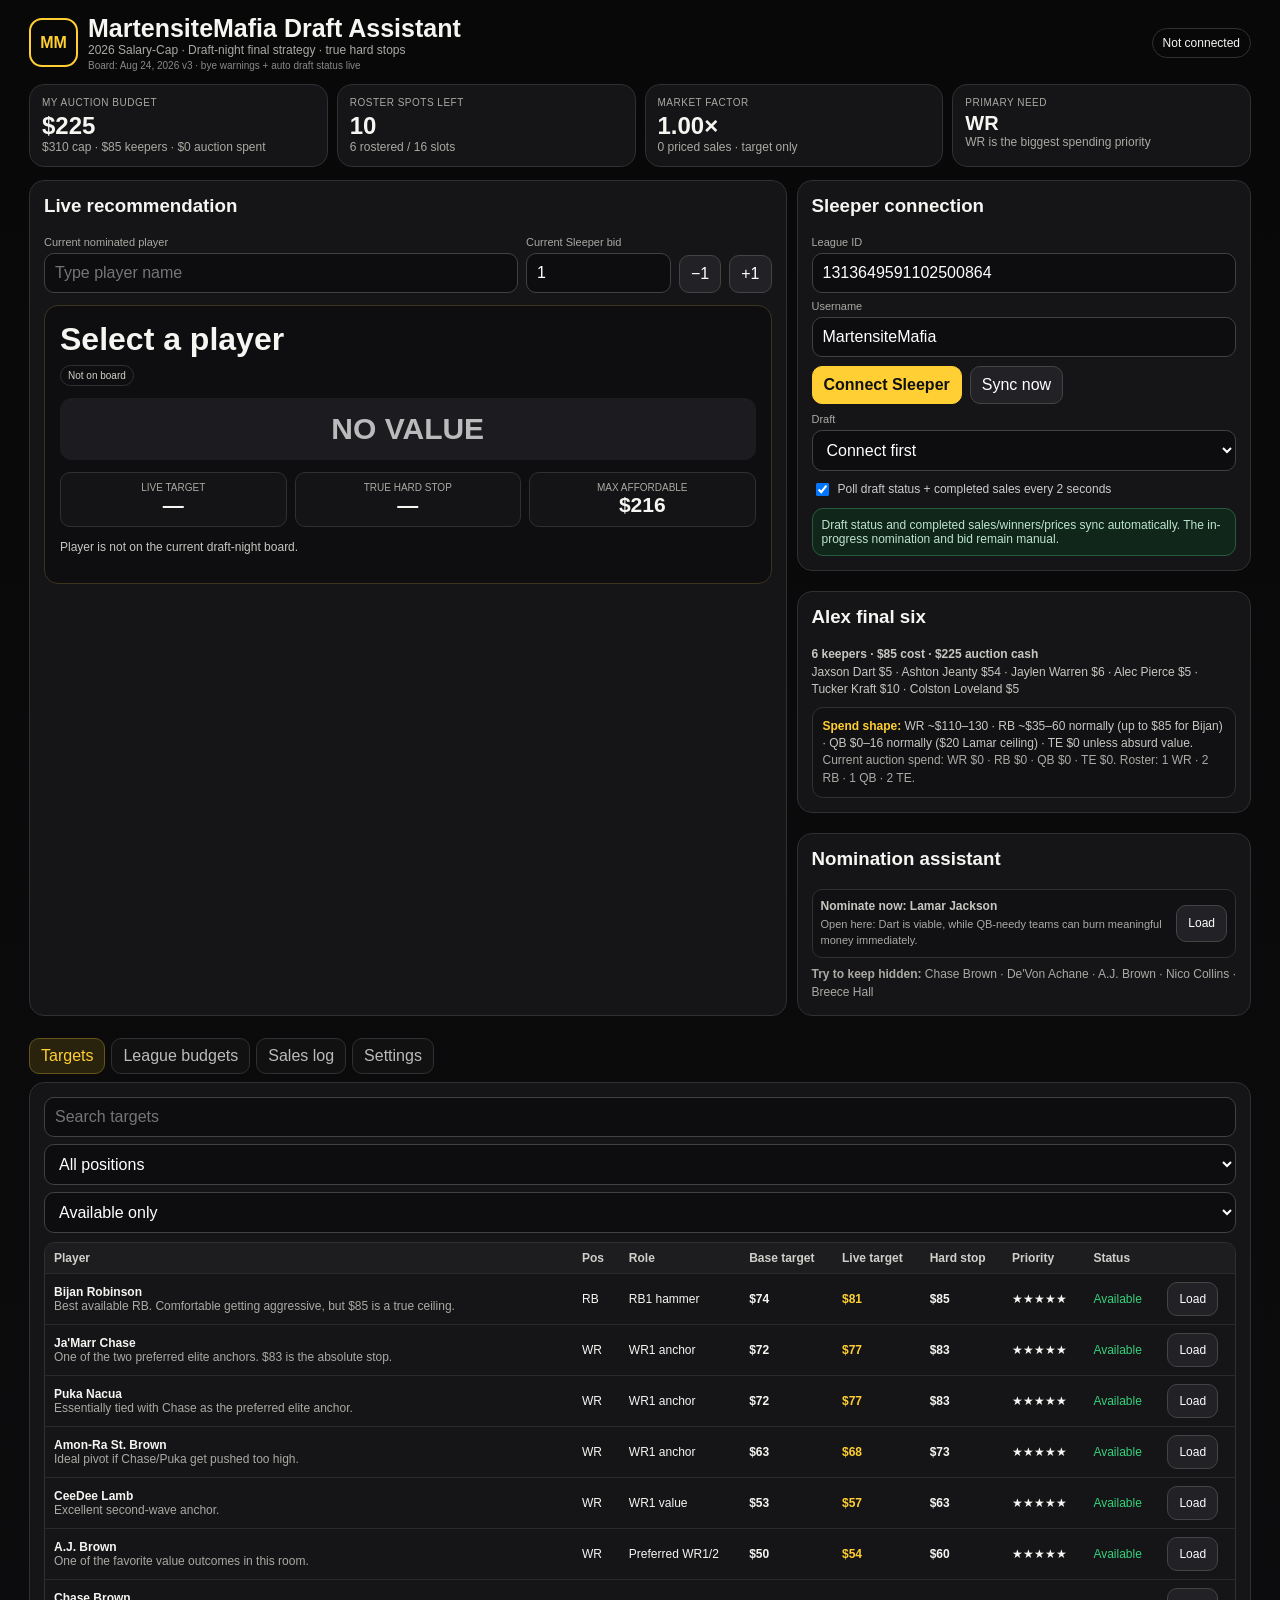
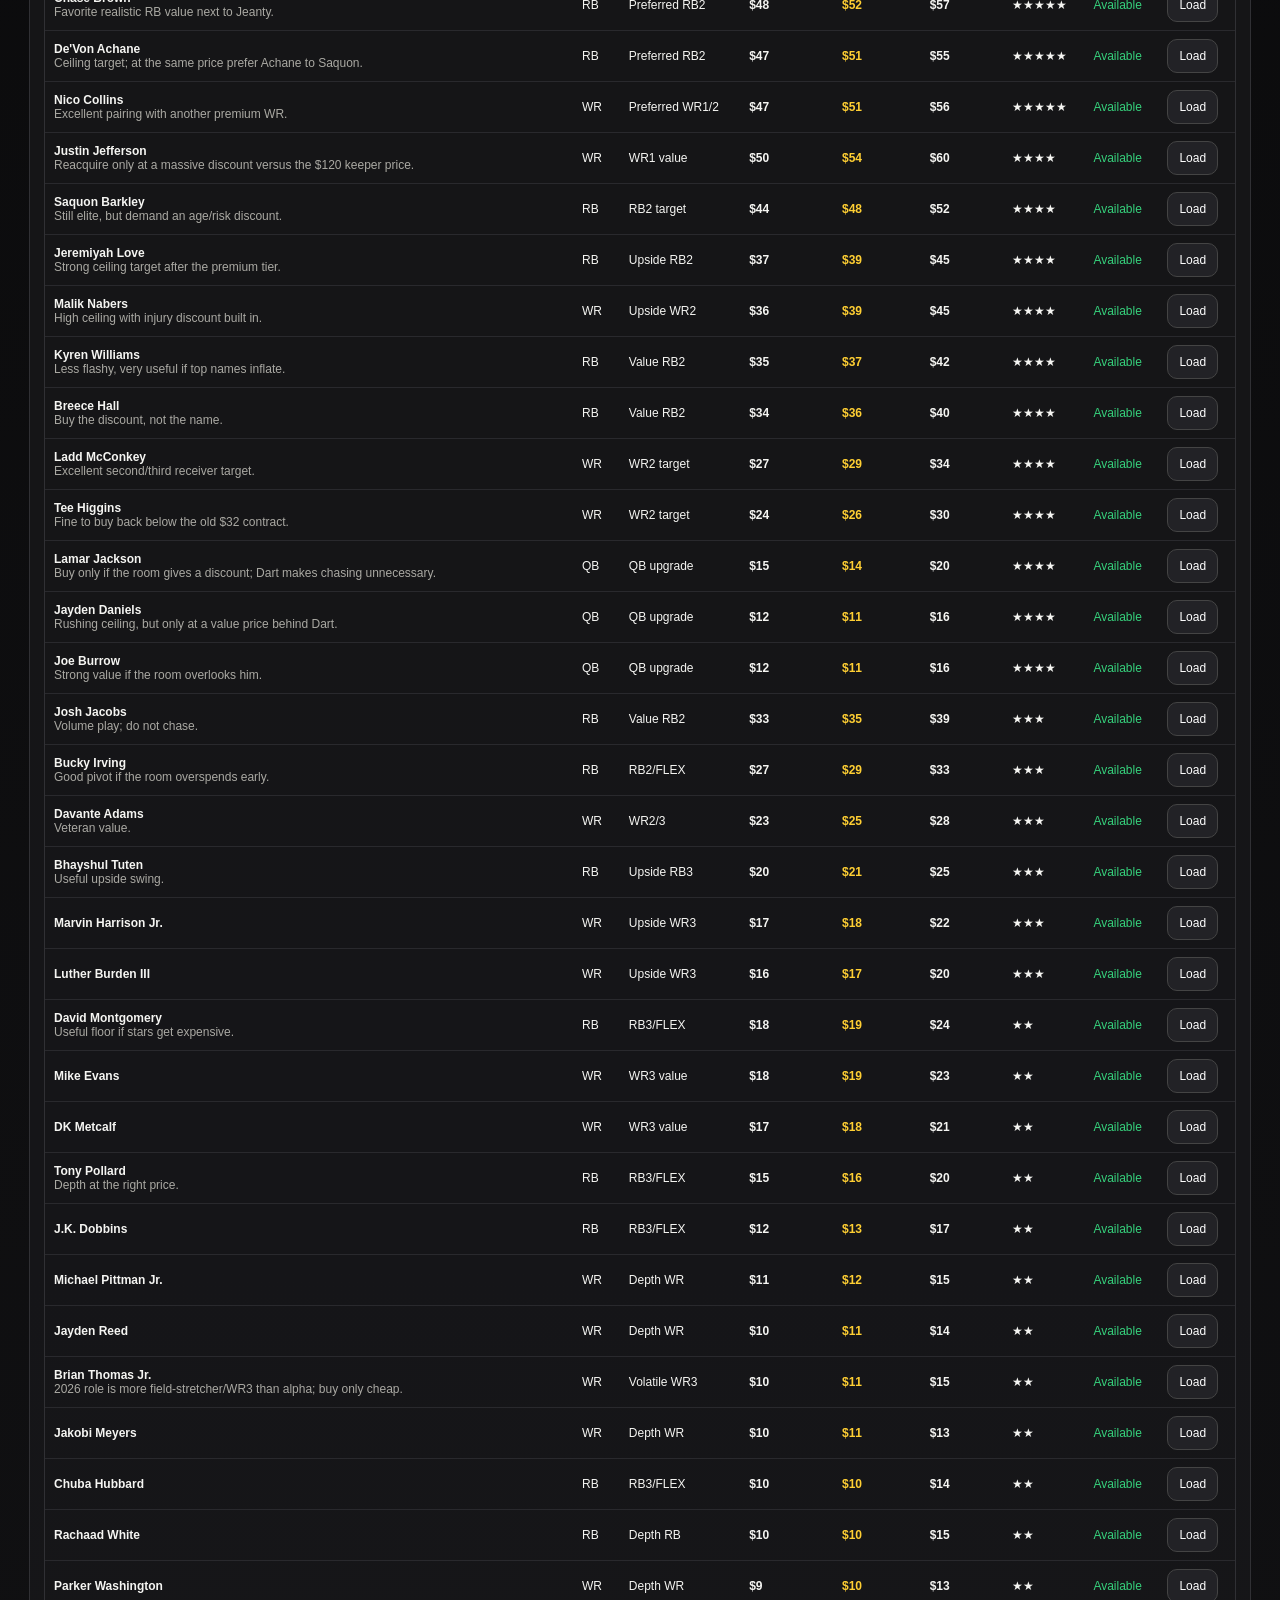
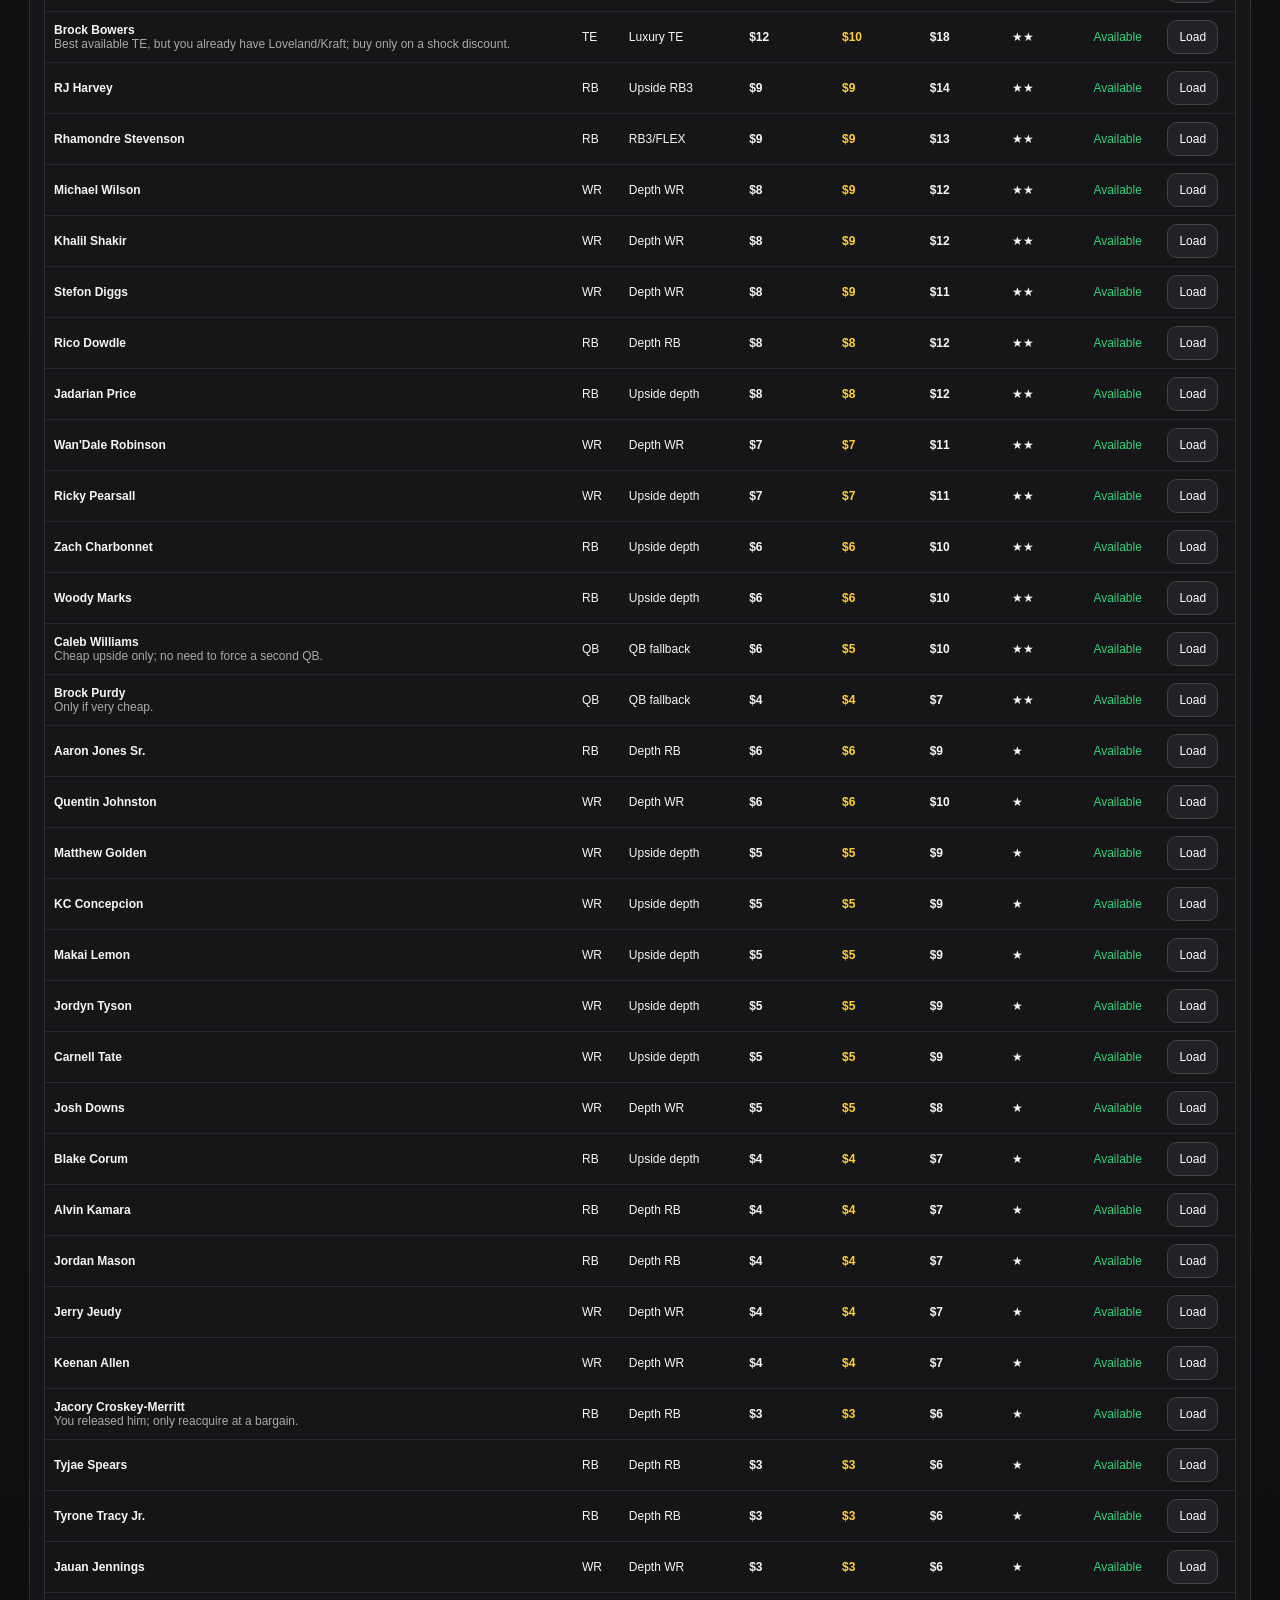
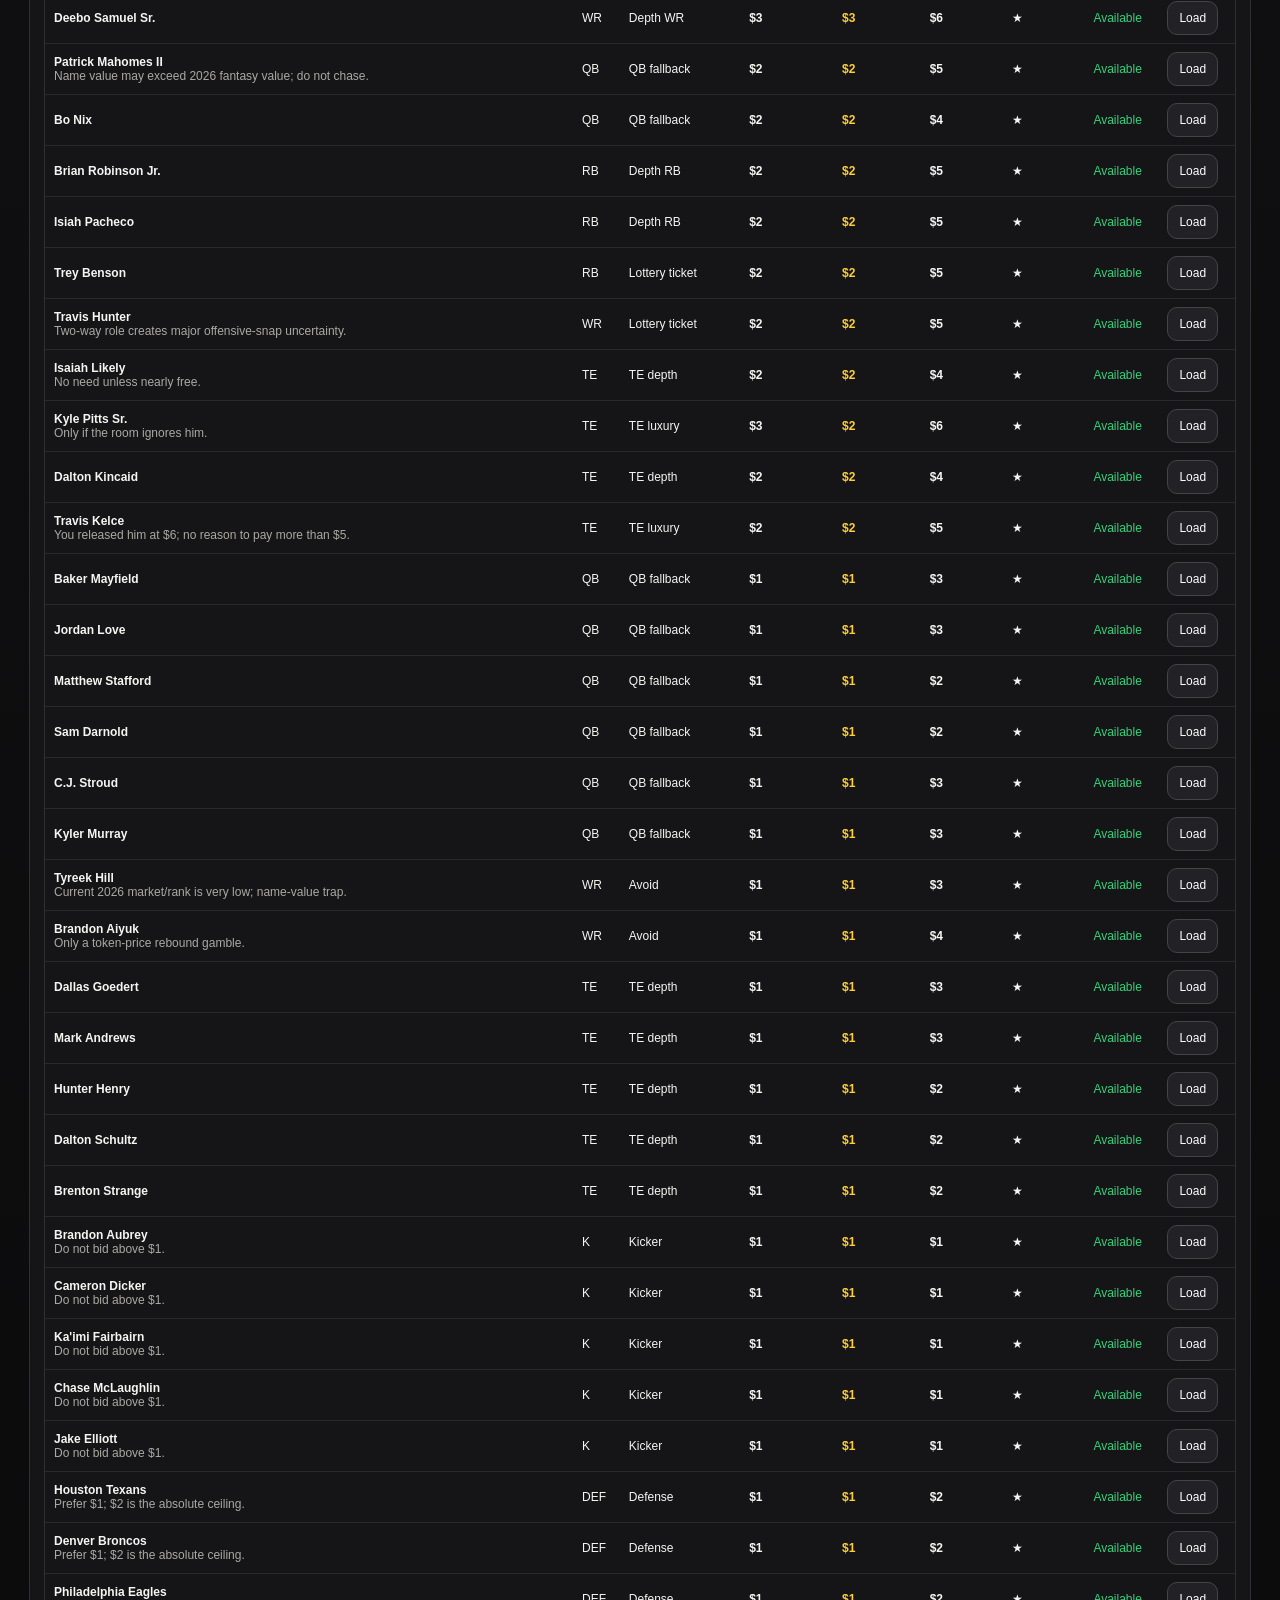
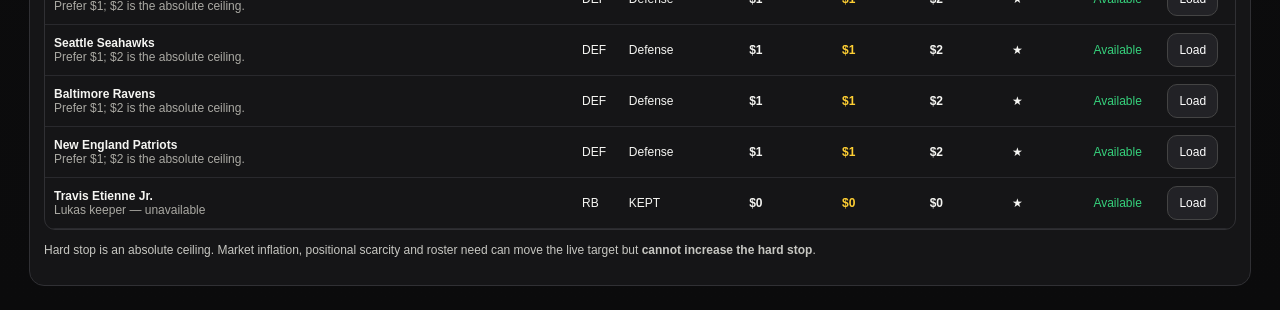
<file: index.html>
<!doctype html>
<html lang="en">
<head>
<meta charset="utf-8">
<meta name="viewport" content="width=device-width,initial-scale=1,viewport-fit=cover">
<meta name="apple-mobile-web-app-capable" content="yes">
<meta name="theme-color" content="#0b0b0c">
<title>MartensiteMafia Draft Assistant</title>
<link rel="stylesheet" href="./styles_v3.css?v=3">
</head>
<body><div class="wrap">
<div class="head"><div class="brand"><div class="logo">MM</div><div><h1>MartensiteMafia Draft Assistant</h1><div class="small">2026 Salary-Cap · Draft-night final strategy · true hard stops</div><div class="version">Board: Aug 24, 2026 v3 · bye warnings + auto draft status live</div></div></div><div id="status" class="status">Not connected</div></div>

<div class="grid4">
 <div class="kpi"><span>My auction budget</span><b id="myBudget">$225</b><div id="budgetSmall" class="small">$310 cap · $85 final keepers</div></div>
 <div class="kpi"><span>Roster spots left</span><b id="spotsLeft">10</b><div id="spotsSmall" class="small">6 keepers loaded</div></div>
 <div class="kpi"><span>Market factor</span><b id="marketFactor">1.00×</b><div id="marketSmall" class="small">Moves target price only</div></div>
 <div class="kpi"><span>Primary need</span><b id="primaryNeed" style="font-size:20px">WR</b><div id="needSmall" class="small">WR first · then RB</div></div>
</div>

<div class="main">
<section class="card"><h3 style="margin-top:0">Live recommendation</h3>
 <div class="row"><div class="field"><label>Current nominated player</label><input id="player" list="players" placeholder="Type player name" autocomplete="off"><datalist id="players"></datalist></div><div class="field" style="max-width:145px"><label>Current Sleeper bid</label><input id="bid" type="number" min="0" value="1"></div><button id="minus" class="btn">−1</button><button id="plus" class="btn">+1</button></div>
 <div class="recbox"><div id="pname" class="pname">Select a player</div><div id="badges" class="badges"><span class="pill">Waiting for nomination</span></div><div id="rec" class="rec unknown">NO PLAYER</div><div class="prices"><div class="price"><span>Live target</span><b id="fair">—</b></div><div class="price"><span>TRUE hard stop</span><b id="hard">—</b></div><div class="price"><span>Max affordable</span><b id="afford">—</b></div></div><p id="reason" class="note">Select the player Sleeper is currently auctioning and type the live bid. The target price can move with the room; the hard stop never rises.</p></div>
</section>

<div class="right">
<section class="card"><h3 style="margin-top:0">Sleeper connection</h3><div class="field"><label>League ID</label><input id="league" value="1313649591102500864"></div><div class="field" style="margin-top:7px"><label>Username</label><input id="username" value="MartensiteMafia"></div><div class="row" style="margin-top:9px"><button class="btn gold" id="connect">Connect Sleeper</button><button class="btn" id="sync">Sync now</button></div><div class="field" style="margin-top:9px"><label>Draft</label><select id="draft"><option value="">Connect first</option></select></div><label class="toggle" style="margin-top:9px"><input id="auto" type="checkbox" checked>Poll draft status + completed sales every 2 seconds</label><div id="connNote" class="okbox" style="margin-top:9px">Draft status and completed sales/winners/prices sync automatically. The in-progress nomination and bid remain manual.</div></section>
<section class="card"><h3 style="margin-top:0">Alex final six</h3><div id="keeperSummary" class="note"></div><div id="strategySummary" class="strategybox note"></div></section>
<section class="card"><h3 style="margin-top:0">Nomination assistant</h3><div id="nominationSummary" class="note"></div></section>
</div></div>

<div class="tabs"><button class="tab active" data-tab="targets">Targets</button><button class="tab" data-tab="leaguePane">League budgets</button><button class="tab" data-tab="salesPane">Sales log</button><button class="tab" data-tab="settings">Settings</button></div>

<section id="targets" class="pane active card"><div class="toolbar"><input id="search" placeholder="Search targets"><select id="pos"><option value="">All positions</option><option>QB</option><option>RB</option><option>WR</option><option>TE</option><option>K</option><option>DEF</option></select><select id="availability"><option value="available">Available only</option><option value="all">All players</option><option value="drafted">Kept/sold only</option></select></div><div class="tablewrap"><table><thead><tr><th>Player</th><th>Pos</th><th>Role</th><th>Base target</th><th>Live target</th><th>Hard stop</th><th>Priority</th><th>Status</th><th></th></tr></thead><tbody id="targetRows"></tbody></table></div><p class="note">Hard stop is an absolute ceiling. Market inflation, positional scarcity and roster need can move the live target but <b>cannot increase the hard stop</b>.</p></section>

<section id="leaguePane" class="pane card"><div class="tablewrap"><table><thead><tr><th>Workbook team</th><th>Sleeper owner/team</th><th>Total cap</th><th>Keeper cost</th><th>Auction spent</th><th>Remaining</th><th>Bought</th></tr></thead><tbody id="leagueRows"></tbody></table></div><p class="note">Final keeper costs are locked from the final workbook. Map each workbook team to its Sleeper owner once; Alex is auto-mapped to MartensiteMafia.</p></section>

<section id="salesPane" class="pane card"><div class="toolbar"><button id="refresh" class="btn">Re-read Sleeper picks</button><button id="clearSales" class="btn danger">Reset auction session</button></div><div class="tablewrap"><table><thead><tr><th>#</th><th>Player</th><th>Pos</th><th>Winner</th><th>Price</th><th>Source</th></tr></thead><tbody id="saleRows"></tbody></table></div></section>

<section id="settings" class="pane card"><div class="row"><div class="field"><label>Minimum reserve bid</label><input id="minBid" type="number" min="0" max="10" value="1"></div><div class="field"><label>Fallback roster size</label><input id="fallback" type="number" min="5" max="30" value="16"></div></div><div class="row" style="margin-top:10px"><label class="toggle"><input id="dynMarket" type="checkbox" checked>Market adjustment to target</label><label class="toggle"><input id="dynScarcity" type="checkbox" checked>Scarcity adjustment to target</label><label class="toggle"><input id="dynNeed" type="checkbox" checked>Alex roster-strategy adjustment</label></div><hr style="border:0;border-top:1px solid var(--line);margin:15px 0"><h3>Valuation board</h3><div class="row"><button id="export" class="btn">Export current CSV</button><label class="btn" for="import" style="display:inline-block">Import custom CSV</label><input id="import" type="file" accept=".csv,text/csv" style="display:none"><button id="resetBoard" class="btn danger">Reset to draft-night board</button></div><p class="note">The app uses the bundled Aug. 24 draft-night board by default. A new storage version prevents the old iPad prototype board from overriding it.</p><hr style="border:0;border-top:1px solid var(--line);margin:15px 0"><details><summary>Diagnostics</summary><pre id="debug" class="debug">No API calls yet.</pre></details></section>
</div><div id="toast" class="toast"></div>
<script src="./core_v3.js?v=3"></script>
<script src="./sleeper_api_v3.js?v=4"></script>
<script src="./init_v3.js?v=4"></script>
</body></html>
</file>
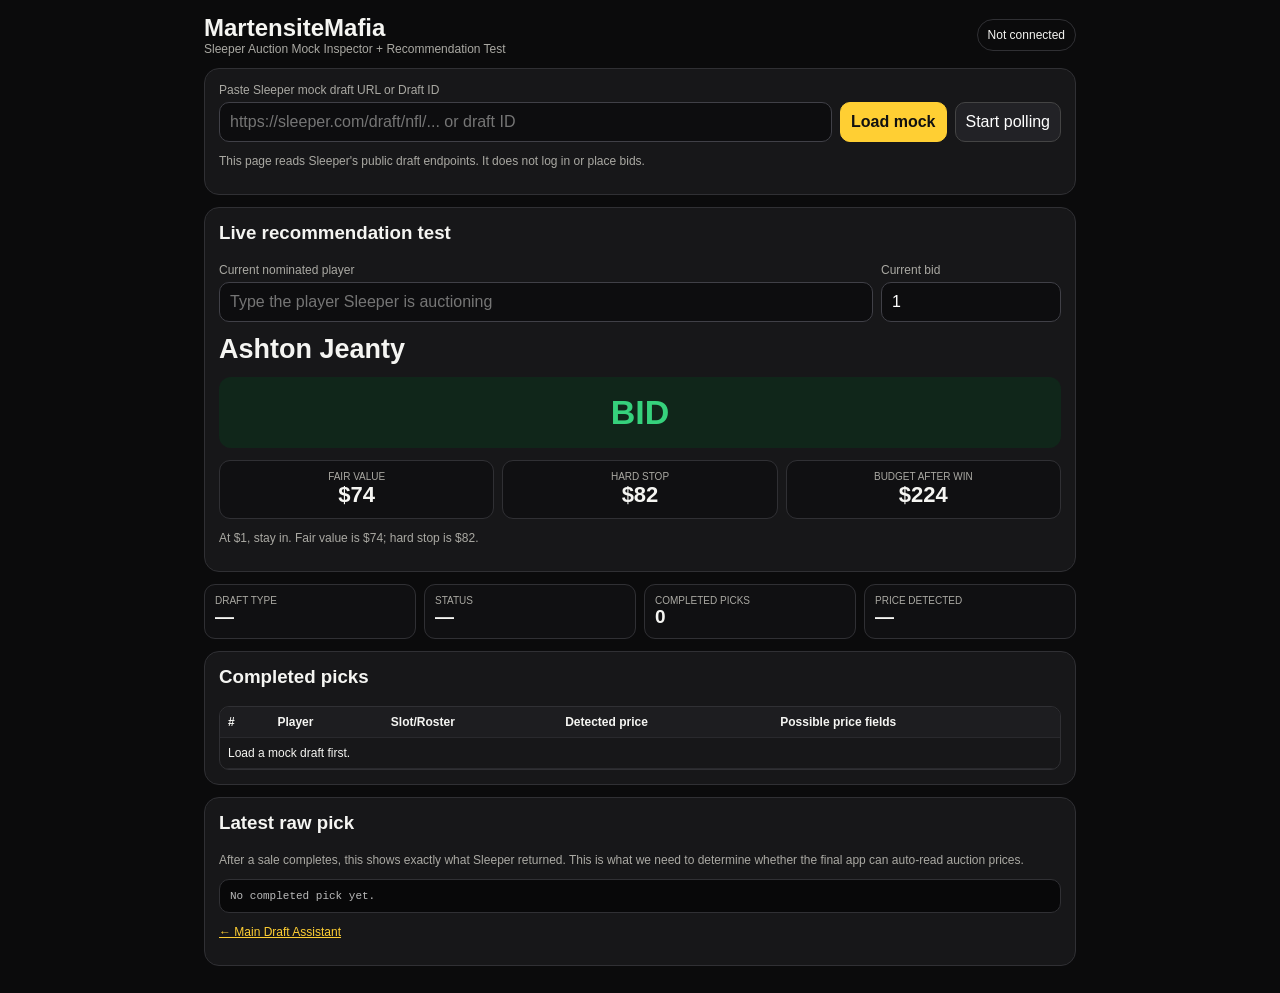
<file: mock.html>
<!doctype html>
<html lang="en"><head><meta charset="utf-8"><meta name="viewport" content="width=device-width,initial-scale=1,viewport-fit=cover"><meta name="theme-color" content="#0b0b0c"><title>MartensiteMafia Mock Draft Tester</title><style>:root{--bg:#0b0b0c;--panel:#171719;--line:#303034;--gold:#ffcf33;--green:#36d17c;--red:#ff6262;--orange:#ff9d3b;--muted:#aaa9a3}*{box-sizing:border-box}body{margin:0;background:#0b0b0c;color:#f5f5f2;font-family:-apple-system,BlinkMacSystemFont,"Segoe UI",Roboto,Arial,sans-serif}.wrap{max-width:900px;margin:auto;padding:14px}.head{display:flex;justify-content:space-between;align-items:center;gap:10px}.card{background:var(--panel);border:1px solid var(--line);border-radius:15px;padding:14px;margin:12px 0}.row{display:flex;gap:8px;align-items:end;flex-wrap:wrap}.field{flex:1;min-width:180px}label{display:block;color:var(--muted);font-size:12px;margin-bottom:5px}input,button{font:inherit;border-radius:10px;padding:10px}input{width:100%;background:#0d0d0f;color:#fff;border:1px solid #404047}button{border:1px solid #444;background:#222226;color:#fff;cursor:pointer}.gold{background:var(--gold);color:#111;border-color:var(--gold);font-weight:800}.status{padding:8px 10px;border:1px solid var(--line);border-radius:999px;font-size:12px}.ok{color:var(--green)}.bad{color:var(--red)}.warn{color:var(--orange)}.small{font-size:12px;color:var(--muted)}.grid{display:grid;grid-template-columns:repeat(4,1fr);gap:8px}.kpi{background:#101012;border:1px solid var(--line);border-radius:11px;padding:10px}.kpi span{display:block;font-size:10px;color:var(--muted);text-transform:uppercase}.kpi b{font-size:19px}.rec{font-size:34px;text-align:center;font-weight:900;padding:16px;border-radius:12px;margin:12px 0}.bid{color:var(--green);background:#10261a}.caution{color:var(--orange);background:#2a1e0c}.pass{color:var(--red);background:#2a1010}.unknown{color:#bbb;background:#1c1c20}.prices{display:grid;grid-template-columns:repeat(3,1fr);gap:8px}.price{background:#101012;border:1px solid var(--line);border-radius:11px;padding:10px;text-align:center}.price span{display:block;font-size:10px;color:var(--muted);text-transform:uppercase}.price b{font-size:22px}.tablewrap{overflow:auto;border:1px solid var(--line);border-radius:10px}table{width:100%;border-collapse:collapse;min-width:650px}th,td{padding:8px;border-bottom:1px solid #29292d;text-align:left;font-size:12px}th{background:#1d1d20}.raw{white-space:pre-wrap;word-break:break-word;background:#080809;border:1px solid var(--line);border-radius:10px;padding:10px;max-height:320px;overflow:auto;font-size:11px;color:#bbb}a{color:var(--gold)}@media(max-width:650px){.grid,.prices{grid-template-columns:1fr 1fr}.rec{font-size:29px}}</style></head><body><div class="wrap"><div class="head"><div><div style="font-size:24px;font-weight:900">MartensiteMafia</div><div class="small">Sleeper Auction Mock Inspector + Recommendation Test</div></div><div id="status" class="status">Not connected</div></div>
<div class="card"><div class="row"><div class="field"><label>Paste Sleeper mock draft URL or Draft ID</label><input id="draftInput" placeholder="https://sleeper.com/draft/nfl/... or draft ID"></div><button class="gold" id="load">Load mock</button><button id="poll">Start polling</button></div><p class="small">This page reads Sleeper's public draft endpoints. It does not log in or place bids.</p></div>
<div class="card"><h3 style="margin-top:0">Live recommendation test</h3><div class="row"><div class="field"><label>Current nominated player</label><input id="player" list="playerList" placeholder="Type the player Sleeper is auctioning"><datalist id="playerList"></datalist></div><div class="field" style="max-width:150px"><label>Current bid</label><input id="currentBid" type="number" min="0" value="1"></div></div><div id="playerName" style="font-size:27px;font-weight:900;margin-top:12px">Select a player</div><div id="rec" class="rec unknown">NO PLAYER</div><div class="prices"><div class="price"><span>Fair value</span><b id="fair">—</b></div><div class="price"><span>Hard stop</span><b id="hard">—</b></div><div class="price"><span>Budget after win</span><b id="after">—</b></div></div><p id="reason" class="small">Sleeper's public API does not expose the in-progress nomination/current bid, so for this test type the nominated player and current bid here. Completed sales are still detected automatically below.</p></div>
<div class="grid"><div class="kpi"><span>Draft type</span><b id="type">—</b></div><div class="kpi"><span>Status</span><b id="dstatus">—</b></div><div class="kpi"><span>Completed picks</span><b id="count">0</b></div><div class="kpi"><span>Price detected</span><b id="priceDetected">—</b></div></div>
<div class="card"><h3 style="margin-top:0">Completed picks</h3><div class="tablewrap"><table><thead><tr><th>#</th><th>Player</th><th>Slot/Roster</th><th>Detected price</th><th>Possible price fields</th></tr></thead><tbody id="rows"><tr><td colspan="5">Load a mock draft first.</td></tr></tbody></table></div></div>
<div class="card"><h3 style="margin-top:0">Latest raw pick</h3><p class="small">After a sale completes, this shows exactly what Sleeper returned. This is what we need to determine whether the final app can auto-read auction prices.</p><pre id="raw" class="raw">No completed pick yet.</pre><p class="small"><a href="./">← Main Draft Assistant</a></p></div></div>
<script>
const API='https://api.sleeper.app/v1';const BUDGET=225;const VALUES=[{name:'Ashton Jeanty',fair:74,hard:82},{name:'Bijan Robinson',fair:82,hard:89},{name:'Jahmyr Gibbs',fair:79,hard:86},{name:'Saquon Barkley',fair:68,hard:75},{name:"Ja'Marr Chase",fair:80,hard:87},{name:'Justin Jefferson',fair:74,hard:81},{name:'Malik Nabers',fair:72,hard:79},{name:'CeeDee Lamb',fair:70,hard:77},{name:'Puka Nacua',fair:68,hard:75},{name:'Amon-Ra St. Brown',fair:66,hard:73},{name:'Josh Allen',fair:34,hard:39},{name:'Lamar Jackson',fair:31,hard:36},{name:'Jalen Hurts',fair:29,hard:34},{name:'Brock Bowers',fair:35,hard:40},{name:'Colston Loveland',fair:25,hard:30},{name:'Tucker Kraft',fair:22,hard:27},{name:'Travis Kelce',fair:14,hard:18},{name:'Jaxson Dart',fair:14,hard:18},{name:'Jaylen Warren',fair:14,hard:18},{name:'Alec Pierce',fair:12,hard:16}];let D=null,timer=null,lastCount=0;const $=id=>document.getElementById(id);function norm(s){return String(s||'').toLowerCase().replace(/[^a-z0-9]/g,'')}function val(name){let q=norm(name);return VALUES.find(v=>norm(v.name)===q)||VALUES.find(v=>norm(v.name).includes(q)||q.includes(norm(v.name)))}function renderRec(){let v=val($('player').value),b=+$('currentBid').value||0;$('playerName').textContent=v?.name||$('player').value||'Select a player';if(!v){$('rec').className='rec unknown';$('rec').textContent='NO VALUE';$('fair').textContent=$('hard').textContent=$('after').textContent='—';$('reason').textContent='That player is not on the small starter board yet. For the real draft we will load the full researched 2026 board.';return}$('fair').textContent='$'+v.fair;$('hard').textContent='$'+v.hard;$('after').textContent='$'+Math.max(0,BUDGET-b);if(b<=v.fair){$('rec').className='rec bid';$('rec').textContent='BID';$('reason').textContent=`At $${b}, stay in. Fair value is $${v.fair}; hard stop is $${v.hard}.`}else if(b<=v.hard){$('rec').className='rec caution';$('rec').textContent='CAUTION';$('reason').textContent=`Above fair value, but still below the $${v.hard} hard stop.`}else{$('rec').className='rec pass';$('rec').textContent='PASS';$('reason').textContent=`Current price exceeds the $${v.hard} hard stop.`}}function getId(s){s=(s||'').trim();let m=s.match(/(?:draft|drafts)\/(?:nfl\/)?(\d{10,})/i)||s.match(/(\d{10,})/);return m?m[1]:s}async function api(path){let r=await fetch(API+path);if(!r.ok)throw Error(r.status+' '+r.statusText);return r.json()}function pname(p){return [p?.metadata?.first_name,p?.metadata?.last_name].filter(Boolean).join(' ')||p?.metadata?.full_name||p?.player_id||'Unknown'}function priceInfo(p){let c={metadata_amount:p?.metadata?.amount,metadata_price:p?.metadata?.price,metadata_bid:p?.metadata?.bid,metadata_cost:p?.metadata?.cost,metadata_auction_price:p?.metadata?.auction_price,amount:p?.amount,price:p?.price,settings_amount:p?.settings?.amount,settings_price:p?.settings?.price};let vals=Object.entries(c).filter(([k,v])=>v!==undefined&&v!==null&&v!=='');let numeric=vals.find(([k,v])=>!isNaN(+v));return{price:numeric?+numeric[1]:null,fields:vals.map(([k,v])=>k+'='+v).join(', ')||'none'}}async function loadDraft(){try{let id=getId($('draftInput').value);if(!id)throw Error('Paste a draft URL or ID first.');$('status').textContent='Loading…';D=await api('/draft/'+id);$('draftInput').value=id;$('type').textContent=D.type||'—';$('dstatus').textContent=D.status||'—';$('status').textContent='Connected';$('status').className='status ok';await sync()}catch(e){$('status').textContent='Error';$('status').className='status bad';$('raw').textContent=e.message}}async function sync(){if(!D?.draft_id)return;try{let picks=await api('/draft/'+D.draft_id+'/picks');$('count').textContent=picks.length;let detected=false;$('rows').innerHTML=picks.length?picks.map(p=>{let pi=priceInfo(p);if(pi.price!==null)detected=true;return`<tr><td>${p.pick_no??'—'}</td><td>${pname(p)}</td><td>${p.roster_id??p.draft_slot??'—'}</td><td>${pi.price===null?'<span class="bad">not found</span>':'$'+pi.price}</td><td>${pi.fields}</td></tr>`}).join(''):'<tr><td colspan="5">No completed picks yet.</td></tr>';$('priceDetected').textContent=detected?'YES':'No';$('priceDetected').className=detected?'ok':'';if(picks.length){$('raw').textContent=JSON.stringify(picks[picks.length-1],null,2);if(picks.length>lastCount){$('status').textContent='New pick '+new Date().toLocaleTimeString();lastCount=picks.length}}D=await api('/draft/'+D.draft_id);$('dstatus').textContent=D.status||'—'}catch(e){$('status').textContent='Sync error';$('raw').textContent=e.message}}$('playerList').innerHTML=VALUES.map(v=>`<option value="${v.name}"></option>`).join('');$('player').oninput=renderRec;$('currentBid').oninput=renderRec;$('load').onclick=loadDraft;$('poll').onclick=()=>{if(timer){clearInterval(timer);timer=null;$('poll').textContent='Start polling'}else{sync();timer=setInterval(sync,2000);$('poll').textContent='Stop polling'}};renderRec();
</script></body></html>
</file>
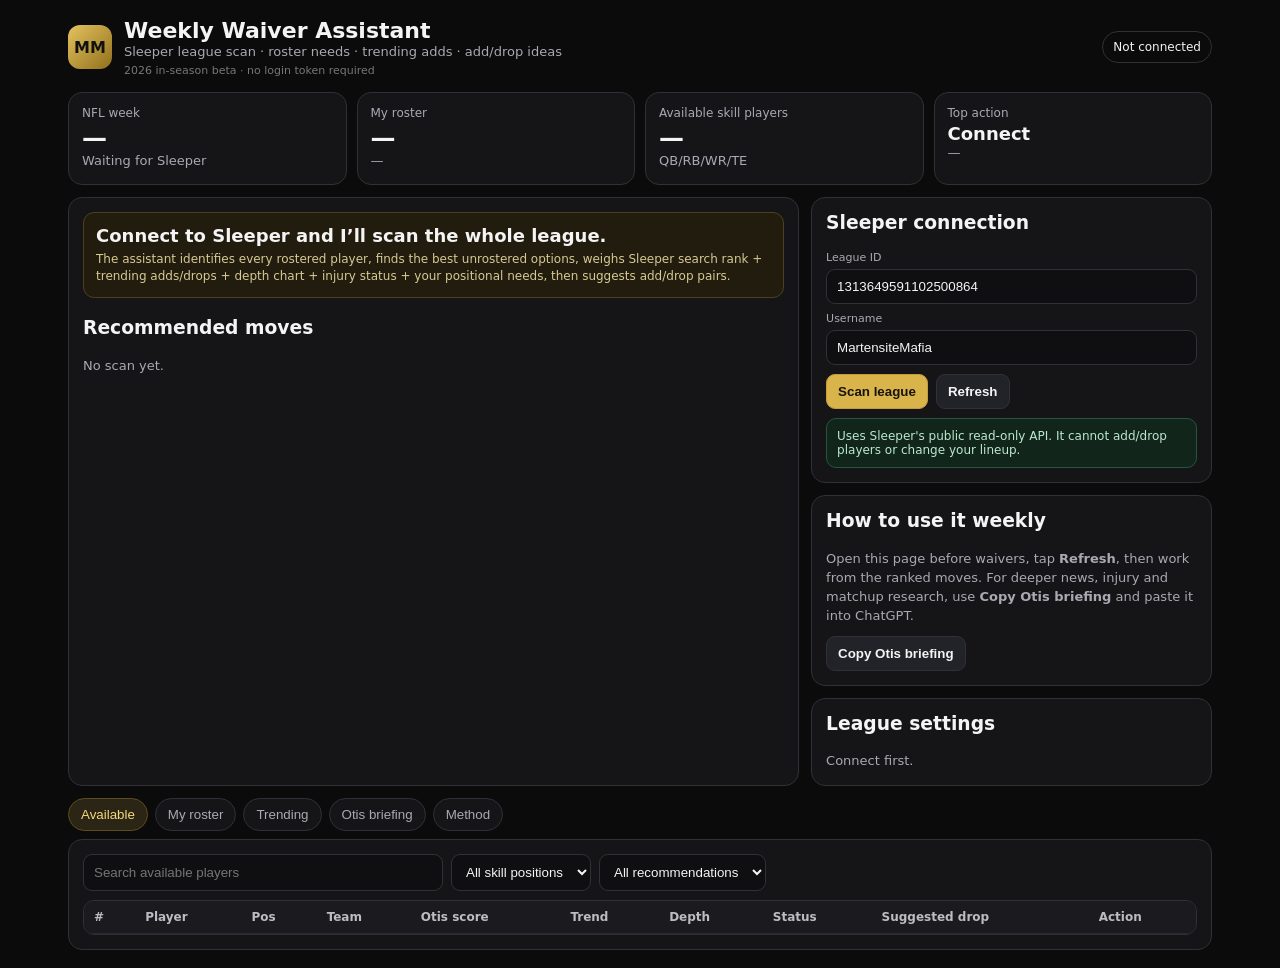
<file: waivers.html>
<!doctype html>
<html lang="en">
<head>
<meta charset="utf-8">
<meta name="viewport" content="width=device-width,initial-scale=1,viewport-fit=cover">
<meta name="apple-mobile-web-app-capable" content="yes">
<meta name="theme-color" content="#0b0b0c">
<title>MartensiteMafia Weekly Waiver Assistant</title>
<style>
:root{--bg:#0b0b0c;--card:#151518;--card2:#1d1d21;--line:#303037;--text:#f4f4f5;--muted:#a9a9b2;--gold:#d9b44a;--green:#56c28a;--red:#ef7373;--blue:#75a7ff;--amber:#e5b85c}
*{box-sizing:border-box}body{margin:0;background:var(--bg);color:var(--text);font-family:Inter,ui-sans-serif,system-ui,-apple-system,BlinkMacSystemFont,"Segoe UI",sans-serif}.wrap{max-width:1180px;margin:auto;padding:18px}.head{display:flex;justify-content:space-between;gap:14px;align-items:center;margin-bottom:15px}.brand{display:flex;gap:12px;align-items:center}.logo{width:44px;height:44px;border-radius:12px;background:linear-gradient(135deg,#e5c35e,#91701d);display:grid;place-items:center;color:#111;font-weight:900}.head h1{font-size:22px;margin:0}.small,.note{font-size:13px;color:var(--muted);line-height:1.45}.version{font-size:11px;color:#777;margin-top:2px}.status{border:1px solid var(--line);padding:8px 10px;border-radius:999px;font-size:12px;white-space:nowrap}.grid4{display:grid;grid-template-columns:repeat(4,1fr);gap:10px;margin-bottom:12px}.kpi,.card{background:var(--card);border:1px solid var(--line);border-radius:14px}.kpi{padding:13px}.kpi span{display:block;font-size:12px;color:var(--muted)}.kpi b{display:block;font-size:25px;margin-top:3px}.main{display:grid;grid-template-columns:1.55fr .85fr;gap:12px}.card{padding:14px}.row{display:flex;gap:8px;align-items:end;flex-wrap:wrap}.field{flex:1;min-width:150px}.field label{display:block;font-size:11px;color:var(--muted);margin:0 0 5px}.field input,.field select,.toolbar input,.toolbar select{width:100%;border:1px solid var(--line);background:#0f0f12;color:var(--text);border-radius:9px;padding:9px 10px}.btn{border:1px solid var(--line);background:#222229;color:var(--text);border-radius:9px;padding:9px 11px;font-weight:700;cursor:pointer}.btn.gold{background:var(--gold);color:#17130a;border-color:#c49e36}.btn:hover{filter:brightness(1.08)}.okbox,.warnbox{border:1px solid #28553e;background:#11251b;border-radius:10px;padding:10px;font-size:12px;color:#bce8ce}.warnbox{border-color:#6b5420;background:#2a210e;color:#f0d891}.tabs{display:flex;gap:7px;margin:12px 0 8px;overflow:auto}.tab{border:1px solid var(--line);background:#151518;color:var(--muted);border-radius:999px;padding:8px 12px;cursor:pointer;white-space:nowrap}.tab.active{background:#2a2514;color:#f3d87e;border-color:#5e4c1b}.pane{display:none}.pane.active{display:block}.toolbar{display:flex;gap:8px;flex-wrap:wrap;margin-bottom:9px}.toolbar input{max-width:360px}.toolbar select{width:auto;min-width:130px}.tablewrap{overflow:auto;border:1px solid var(--line);border-radius:11px}table{width:100%;border-collapse:collapse;min-width:820px}th,td{padding:9px 10px;border-bottom:1px solid #29292f;text-align:left;font-size:12px;vertical-align:top}th{position:sticky;top:0;background:#1b1b1f;color:#bcbcc4;z-index:1}tr:last-child td{border-bottom:0}.pill{display:inline-block;border:1px solid var(--line);border-radius:999px;padding:3px 7px;font-size:10px;color:#c8c8cf;margin:2px 3px 2px 0}.score{font-size:18px;font-weight:900}.claim{color:var(--green)}.watch{color:var(--amber)}.pass{color:var(--muted)}.bad{color:var(--red)}.blue{color:var(--blue)}.move{padding:11px;border:1px solid var(--line);border-radius:11px;background:var(--card2);margin:8px 0}.move strong{font-size:15px}.move .why{margin-top:5px;font-size:12px;color:var(--muted);line-height:1.45}.two{display:grid;grid-template-columns:1fr 1fr;gap:10px}.rostergrid{display:grid;grid-template-columns:repeat(4,1fr);gap:8px}.slot{border:1px solid var(--line);border-radius:10px;padding:8px;background:#111114}.slot b{font-size:12px}.slot div{font-size:11px;color:var(--muted);margin-top:3px}.copybox{width:100%;min-height:180px;background:#0f0f12;color:#ddd;border:1px solid var(--line);border-radius:10px;padding:10px;font-family:ui-monospace,SFMono-Regular,Menlo,monospace;font-size:11px}.toast{position:fixed;right:16px;bottom:16px;background:#2a2514;border:1px solid #5e4c1b;color:#f3d87e;padding:10px 12px;border-radius:10px;opacity:0;pointer-events:none;transition:.2s}.toast.show{opacity:1}.right{display:flex;flex-direction:column;gap:12px}a{color:#f0cf6b}.hero{padding:12px;border:1px solid #4d411c;background:#211c0d;border-radius:11px}.hero h2{margin:0 0 5px;font-size:18px}.hero p{margin:0;color:#d8c995;font-size:12px;line-height:1.45}@media(max-width:850px){.grid4{grid-template-columns:1fr 1fr}.main,.two{grid-template-columns:1fr}.rostergrid{grid-template-columns:1fr 1fr}.head{align-items:flex-start}.status{margin-top:3px}}@media(max-width:520px){.wrap{padding:12px}.grid4{grid-template-columns:1fr 1fr}.kpi b{font-size:21px}.head h1{font-size:18px}.logo{width:38px;height:38px}.rostergrid{grid-template-columns:1fr}.btn{padding:9px}.main{display:block}.right{margin-top:12px}}
</style>
</head>
<body><div class="wrap">
<div class="head"><div class="brand"><div class="logo">MM</div><div><h1>Weekly Waiver Assistant</h1><div class="small">Sleeper league scan · roster needs · trending adds · add/drop ideas</div><div class="version">2026 in-season beta · no login token required</div></div></div><div id="status" class="status">Not connected</div></div>

<div class="grid4">
 <div class="kpi"><span>NFL week</span><b id="week">—</b><div id="seasonNote" class="small">Waiting for Sleeper</div></div>
 <div class="kpi"><span>My roster</span><b id="myCount">—</b><div id="myRosterNote" class="small">—</div></div>
 <div class="kpi"><span>Available skill players</span><b id="availCount">—</b><div class="small">QB/RB/WR/TE</div></div>
 <div class="kpi"><span>Top action</span><b id="topAction" style="font-size:18px">Connect</b><div id="topActionNote" class="small">—</div></div>
</div>

<div class="main">
<section class="card">
 <div class="hero"><h2 id="headline">Connect to Sleeper and I’ll scan the whole league.</h2><p id="summary">The assistant identifies every rostered player, finds the best unrostered options, weighs Sleeper search rank + trending adds/drops + depth chart + injury status + your positional needs, then suggests add/drop pairs.</p></div>
 <h3>Recommended moves</h3><div id="moves"><div class="note">No scan yet.</div></div>
</section>
<div class="right">
<section class="card"><h3 style="margin-top:0">Sleeper connection</h3>
 <div class="field"><label>League ID</label><input id="league" value="1313649591102500864"></div>
 <div class="field" style="margin-top:8px"><label>Username</label><input id="username" value="MartensiteMafia"></div>
 <div class="row" style="margin-top:9px"><button class="btn gold" id="connect">Scan league</button><button class="btn" id="refresh">Refresh</button></div>
 <div id="connNote" class="okbox" style="margin-top:9px">Uses Sleeper's public read-only API. It cannot add/drop players or change your lineup.</div>
</section>
<section class="card"><h3 style="margin-top:0">How to use it weekly</h3><div class="note">Open this page before waivers, tap <b>Refresh</b>, then work from the ranked moves. For deeper news, injury and matchup research, use <b>Copy Otis briefing</b> and paste it into ChatGPT.</div><div style="margin-top:10px"><button class="btn" id="copyBrief">Copy Otis briefing</button></div></section>
<section class="card"><h3 style="margin-top:0">League settings</h3><div id="settings" class="note">Connect first.</div></section>
</div></div>

<div class="tabs"><button class="tab active" data-tab="available">Available</button><button class="tab" data-tab="roster">My roster</button><button class="tab" data-tab="trending">Trending</button><button class="tab" data-tab="briefing">Otis briefing</button><button class="tab" data-tab="about">Method</button></div>

<section id="available" class="pane active card"><div class="toolbar"><input id="search" placeholder="Search available players"><select id="pos"><option value="">All skill positions</option><option>QB</option><option>RB</option><option>WR</option><option>TE</option></select><select id="minAction"><option value="all">All recommendations</option><option value="watch">Watch or better</option><option value="strong">Strong or better</option></select></div><div class="tablewrap"><table><thead><tr><th>#</th><th>Player</th><th>Pos</th><th>Team</th><th>Otis score</th><th>Trend</th><th>Depth</th><th>Status</th><th>Suggested drop</th><th>Action</th></tr></thead><tbody id="availRows"></tbody></table></div></section>
<section id="roster" class="pane card"><div id="rosterGrid" class="rostergrid"></div></section>
<section id="trending" class="pane card"><div class="two"><div><h3>Most added</h3><div id="trendAdds" class="note">—</div></div><div><h3>Most dropped</h3><div id="trendDrops" class="note">—</div></div></div></section>
<section id="briefing" class="pane card"><p class="note">This is deliberately compact so you can paste it into ChatGPT and ask for current injury/news/matchup research before waivers.</p><textarea id="briefText" class="copybox" readonly></textarea></section>
<section id="about" class="pane card"><h3 style="margin-top:0">What the score means</h3><p class="note">The in-page score is a decision aid, not a projection model. It uses Sleeper's player search rank as the talent/market baseline, recent add and drop trends, depth-chart order, injury status, and your current positional depth. It strongly discounts a third quarterback or third tight end when your roster is already covered. A candidate is also compared against your weakest droppable bench player at the same position. This is intentionally conservative: it should surface who deserves research, not pretend to know breaking news or weekly usage before it happens.</p><p class="note">Because the page has no paid-data feed or private backend, it does not scrape projection sites. That keeps it fast and reliable on your iPad/phone. The briefing button is the bridge to a current web-researched recommendation.</p><p class="note"><a href="./index.html">Back to draft assistant</a></p></section>
</div><div id="toast" class="toast"></div>
<script>
const API='https://api.sleeper.app/v1';
const $=id=>document.getElementById(id);
let S={league:null,user:null,users:[],rosters:[],players:{},state:null,adds:[],drops:[],mine:null,rostered:new Set(),rows:[]};
function toast(t){$('toast').textContent=t;$('toast').classList.add('show');setTimeout(()=>$('toast').classList.remove('show'),2600)}
async function api(path){const r=await fetch(API+path,{cache:'no-store'});if(!r.ok)throw Error(r.status+' '+r.statusText);return r.json()}
function ownerName(ownerId){const u=S.users.find(x=>String(x.user_id)===String(ownerId));return u?.metadata?.team_name||u?.display_name||u?.username||'Unknown'}
function playerName(p){return p?.full_name||[p?.first_name,p?.last_name].filter(Boolean).join(' ')||p?.player_id||'Unknown'}
function primaryPos(p){return p?.position||p?.fantasy_positions?.[0]||''}
function isSkill(p){return ['QB','RB','WR','TE'].includes(primaryPos(p))}
function activeEnough(p){if(!p||!isSkill(p))return false;if(p.active===false)return false;const st=String(p.status||'').toLowerCase();return !['inactive','retired'].includes(st)}
function trendMap(arr){return Object.fromEntries((arr||[]).map(x=>[String(x.player_id),+x.count||0]))}
function injuryPenalty(p){const s=String(p.injury_status||'').toUpperCase();if(['IR','OUT','PUP','SUSP'].includes(s))return-16;if(s==='D')return-8;if(s==='Q')return-4;return 0}
function depthBonus(p){const d=+p.depth_chart_order||0;if(d===1)return 8;if(d===2)return 4;if(d===3)return 1;return 0}
function rankBase(p){const r=+p.search_rank;if(!Number.isFinite(r)||r<=0||r>5000)return 8;return 100*Math.exp(-r/300)}
function rosterCounts(){const c={QB:0,RB:0,WR:0,TE:0};for(const id of S.mine?.players||[]){const p=S.players[id],pos=primaryPos(p);if(c[pos]!=null)c[pos]++}return c}
function starterNeeds(){const c={QB:0,RB:0,WR:0,TE:0};for(const x of S.league?.roster_positions||[]){if(c[x]!=null)c[x]++}return c}
function needBonus(pos){const c=rosterCounts(),n=starterNeeds();if(pos==='QB'){if(c.QB===0)return 18;if(c.QB===1)return 8;return c.QB>=2?-13:0}if(pos==='TE'){if(c.TE===0)return 16;if(c.TE===1)return 7;return c.TE>=2?-10:0}if(pos==='RB'){const target=Math.max((n.RB||2)+3,5);return c.RB<target?Math.min(14,(target-c.RB)*4):0}if(pos==='WR'){const target=Math.max((n.WR||2)+3,5);return c.WR<target?Math.min(14,(target-c.WR)*4):0}return 0}
function rawScore(p,addCount=0,dropCount=0,withNeed=true){const maxAdd=Math.max(1,...S.adds.map(x=>+x.count||0));const addScore=addCount?25*Math.log1p(addCount)/Math.log1p(maxAdd):0;const dropPenalty=dropCount?Math.min(12,3*Math.log1p(dropCount)):0;return rankBase(p)+addScore+depthBonus(p)+injuryPenalty(p)-dropPenalty+(withNeed?needBonus(primaryPos(p)):0)}
function benchIds(){const starters=new Set(S.mine?.starters||[]),reserve=new Set(S.mine?.reserve||[]);return (S.mine?.players||[]).filter(id=>!starters.has(id)&&!reserve.has(id))}
function weakestDropFor(pos){const ids=benchIds().filter(id=>primaryPos(S.players[id])===pos);if(!ids.length&&['RB','WR','TE'].includes(pos)){ids.push(...benchIds().filter(id=>['RB','WR','TE'].includes(primaryPos(S.players[id]))))}const scored=ids.map(id=>({id,p:S.players[id],score:rawScore(S.players[id],0,0,false)})).filter(x=>x.p).sort((a,b)=>a.score-b.score);return scored[0]||null}
function actionFor(score,delta){if(score>=82&&delta>=8)return{label:'CLAIM',cls:'claim',rank:3};if(score>=70&&delta>=2)return{label:'STRONG',cls:'claim',rank:2};if(score>=58)return{label:'WATCH',cls:'watch',rank:1};return{label:'HOLD',cls:'pass',rank:0}}
function buildRows(){const addM=trendMap(S.adds),dropM=trendMap(S.drops);S.rows=[];for(const [id,p] of Object.entries(S.players)){if(S.rostered.has(id)||!activeEnough(p))continue;const pos=primaryPos(p),add=addM[id]||0,drop=dropM[id]||0,score=rawScore(p,add,drop,true),weak=weakestDropFor(pos),delta=weak?score-weak.score:score-50,act=actionFor(score,delta);S.rows.push({id,p,pos,add,drop,score,delta,weak,act})}S.rows.sort((a,b)=>b.act.rank-a.act.rank||b.score-a.score)}
function pillsFor(p){const a=[];if(p.injury_status)a.push(p.injury_status);if(p.depth_chart_order)a.push('Depth '+p.depth_chart_order);if(p.age)a.push('Age '+p.age);return a.map(x=>'<span class="pill">'+x+'</span>').join('')}
function whyRow(r){const bits=[];if(r.add>0)bits.push(r.add+' recent adds');if(r.p.depth_chart_order===1)bits.push('top depth-chart slot');const nb=needBonus(r.pos);if(nb>0)bits.push('fills roster depth');if(nb<0)bits.push('position already covered');if(r.p.injury_status)bits.push(r.p.injury_status+' status');if(r.weak&&r.delta>0)bits.push('grades '+Math.round(r.delta)+' pts above '+playerName(r.weak.p));return bits.join(' · ')||'Market/rank based watch'}
function renderMoves(){const best=S.rows.filter(r=>r.act.rank>=1).slice(0,6);if(!best.length){$('moves').innerHTML='<div class="note">No clear add/drop edge right now. That is a valid result—do not churn the roster just to make a move.</div>';return}$('moves').innerHTML=best.map((r,i)=>`<div class="move"><strong>${i+1}. <span class="${r.act.cls}">${r.act.label}</span> ${playerName(r.p)} <span class="pill">${r.pos} · ${r.p.team||'FA'}</span></strong><div class="why">${r.weak&&r.delta>0?`Add <b>${playerName(r.p)}</b> and consider dropping <b>${playerName(r.weak.p)}</b>. `:''}${whyRow(r)}.</div></div>`).join('')}
function renderAvailable(){let q=$('search').value.trim().toLowerCase(),pos=$('pos').value,min=$('minAction').value,minRank=min==='strong'?2:min==='watch'?1:0;let a=S.rows.filter(r=>(!q||playerName(r.p).toLowerCase().includes(q))&&(!pos||r.pos===pos)&&r.act.rank>=minRank).slice(0,150);$('availRows').innerHTML=a.map((r,i)=>`<tr><td>${i+1}</td><td><b>${playerName(r.p)}</b><div>${pillsFor(r.p)}</div></td><td>${r.pos}</td><td>${r.p.team||'—'}</td><td><span class="score ${r.act.cls}">${Math.round(r.score)}</span><div class="small">Δ ${r.weak?Math.round(r.delta):'—'}</div></td><td class="${r.add?'claim':''}">+${r.add||0}<div class="small">−${r.drop||0}</div></td><td>${r.p.depth_chart_order||'—'}</td><td>${r.p.injury_status||r.p.status||'Active'}</td><td>${r.weak?playerName(r.weak.p):'—'}</td><td><b class="${r.act.cls}">${r.act.label}</b><div class="small">${whyRow(r)}</div></td></tr>`).join('')||'<tr><td colspan="10">No matching players.</td></tr>'}
function renderRoster(){const starters=new Set(S.mine?.starters||[]),reserve=new Set(S.mine?.reserve||[]),ids=S.mine?.players||[];ids.sort((a,b)=>{const pa=primaryPos(S.players[a]),pb=primaryPos(S.players[b]);return ['QB','RB','WR','TE','K','DEF'].indexOf(pa)-['QB','RB','WR','TE','K','DEF'].indexOf(pb)});$('rosterGrid').innerHTML=ids.map(id=>{const p=S.players[id]||{};const role=reserve.has(id)?'IR / reserve':starters.has(id)?'Starter':'Bench';return `<div class="slot"><b>${playerName(p)}</b><div>${primaryPos(p)} · ${p.team||'—'} · ${role}</div><div>${p.injury_status||p.status||''}${p.search_rank?' · Search rank '+p.search_rank:''}</div></div>`}).join('')}
function renderTrends(){function list(arr){return (arr||[]).slice(0,20).map((x,i)=>{const p=S.players[String(x.player_id)];const owned=S.rostered.has(String(x.player_id));return `${i+1}. <b>${p?playerName(p):x.player_id}</b> ${p?`(${primaryPos(p)} ${p.team||''})`:''} — ${x.count} ${owned?'· rostered':'· <span class="claim">AVAILABLE</span>'}`}).join('<br>')||'None returned.'}$('trendAdds').innerHTML=list(S.adds);$('trendDrops').innerHTML=list(S.drops)}
function scoringLabel(){const s=S.league?.scoring_settings||{},rec=+s.rec||0;return rec>=1?'PPR':rec>=.5?'Half PPR':'Standard'}
function renderSettings(){const rp=S.league?.roster_positions||[],$s=S.league?.settings||{};$('settings').innerHTML=`${scoringLabel()} · ${rp.join(' / ')}<br>Waiver clear days: ${$s.waiver_clear_days??'—'} · FAAB: ${$s.waiver_budget!=null?'$'+$s.waiver_budget:'check league'}<br>League: <b>${S.league?.name||'—'}</b>`}
function buildBrief(){const top=S.rows.slice(0,15);const roster=(S.mine?.players||[]).map(id=>{const p=S.players[id]||{};return `${playerName(p)} (${primaryPos(p)}, ${p.team||'FA'}${p.injury_status?', '+p.injury_status:''})`}).join('; ');const avail=top.map((r,i)=>`${i+1}. ${playerName(r.p)} (${r.pos}, ${r.p.team||'FA'}) score ${Math.round(r.score)}, trend +${r.add}/-${r.drop}, action ${r.act.label}${r.weak?`, suggested drop ${playerName(r.weak.p)}`:''}`).join('\n');$('briefText').value=`Fantasy waiver review — ${S.league?.name||'Sleeper league'}, 2026 Week ${S.state?.week||'?'}, ${scoringLabel()}.\n\nMy roster: ${roster}\n\nTop unrostered candidates from Sleeper scan:\n${avail}\n\nPlease research current 2026 injuries, depth-chart changes, usage, projections, matchup, and waiver consensus. Recommend exact adds/drops and prioritize claims/FAAB for my roster. Do not recommend players who are already rostered.`}
function renderTop(){const r=S.rows[0];$('myCount').textContent=(S.mine?.players||[]).length;$('myRosterNote').textContent=ownerName(S.mine?.owner_id);$('availCount').textContent=S.rows.length;$('week').textContent=S.state?.week||'—';$('seasonNote').textContent=(S.state?.season_type||'regular')+' · '+(S.state?.season||'2026');if(r){$('topAction').textContent=r.act.label+' '+playerName(r.p);$('topActionNote').textContent=r.weak&&r.delta>0?'for '+playerName(r.weak.p):r.pos+' watch';$('headline').textContent=r.act.rank>=2?`Best current move: ${r.act.label} ${playerName(r.p)}`:'No forced move — monitor the top of the wire.';$('summary').textContent=r.weak&&r.delta>0?`${playerName(r.p)} grades above ${playerName(r.weak.p)} after accounting for your roster construction and Sleeper trend/rank signals.`:'Your current roster does not show a strong replacement edge from the available pool.'}}
function renderAll(){buildRows();renderMoves();renderAvailable();renderRoster();renderTrends();renderSettings();buildBrief();renderTop()}
async function connect(){try{$('status').textContent='Connecting…';$('connect').disabled=true;const lid=$('league').value.trim(),un=$('username').value.trim();localStorage.setItem('mmWaiverLeague',lid);localStorage.setItem('mmWaiverUser',un);[S.league,S.users,S.rosters,S.state,S.adds,S.drops]=await Promise.all([api('/league/'+lid),api('/league/'+lid+'/users'),api('/league/'+lid+'/rosters'),api('/state/nfl'),api('/players/nfl/trending/add?lookback_hours=48&limit=100'),api('/players/nfl/trending/drop?lookback_hours=48&limit=100')]);try{S.user=await api('/user/'+encodeURIComponent(un))}catch(e){S.user=S.users.find(u=>String(u.username||'').toLowerCase()===un.toLowerCase()||String(u.display_name||'').toLowerCase()===un.toLowerCase())}if(!S.user)throw Error('Could not match username to a league member');S.mine=S.rosters.find(r=>String(r.owner_id)===String(S.user.user_id));if(!S.mine)throw Error('Could not find your roster in this league');$('connNote').className='okbox';$('connNote').textContent='League connected. Loading Sleeper player database…';S.players=await api('/players/nfl');S.rostered=new Set();for(const r of S.rosters)for(const id of [...(r.players||[]),...(r.reserve||[]),...(r.taxi||[])])S.rostered.add(String(id));renderAll();$('status').textContent='Connected · Week '+(S.state?.week||'?');$('connNote').textContent=`Connected to ${S.league.name}. Found ${S.rosters.length} rosters and ${(S.mine.players||[]).length} players on your team.`;toast('Waiver scan complete')}catch(e){$('status').textContent='Connection failed';$('connNote').className='warnbox';$('connNote').textContent=e.message;console.error(e)}finally{$('connect').disabled=false}}
$('connect').onclick=connect;$('refresh').onclick=connect;$('search').oninput=renderAvailable;$('pos').onchange=renderAvailable;$('minAction').onchange=renderAvailable;$('copyBrief').onclick=async()=>{if(!$('briefText').value)return toast('Connect first');try{await navigator.clipboard.writeText($('briefText').value);toast('Briefing copied')}catch(e){$('briefText').select();document.execCommand('copy');toast('Briefing copied')}};document.querySelectorAll('.tab').forEach(b=>b.onclick=()=>{document.querySelectorAll('.tab,.pane').forEach(x=>x.classList.remove('active'));b.classList.add('active');$(b.dataset.tab).classList.add('active')});$('league').value=localStorage.getItem('mmWaiverLeague')||$('league').value;$('username').value=localStorage.getItem('mmWaiverUser')||$('username').value;
</script>
</body></html>
</file>
<file: styles_v3.css>
:root{--bg:#0b0b0c;--panel:#161618;--panel2:#1d1d20;--line:#303034;--text:#f5f5f2;--muted:#aaa9a3;--gold:#ffcf33;--green:#36d17c;--red:#ff6262;--orange:#ff9d3b;--blue:#65b7ff}
*{box-sizing:border-box}body{margin:0;background:linear-gradient(#080809,#111113 55%,#0b0b0c);color:var(--text);font-family:-apple-system,BlinkMacSystemFont,"Segoe UI",Roboto,Arial,sans-serif;min-height:100vh}button,input,select{font:inherit}button{cursor:pointer}.wrap{max-width:1250px;margin:auto;padding:14px}.head{display:flex;align-items:center;justify-content:space-between;gap:12px}.brand{display:flex;gap:10px;align-items:center}.logo{width:49px;height:49px;border:2px solid var(--gold);border-radius:13px;display:grid;place-items:center;color:var(--gold);font-weight:900}h1{font-size:25px;margin:0}.small,.muted{color:var(--muted);font-size:12px}.status{padding:7px 10px;border:1px solid var(--line);border-radius:999px;font-size:12px}.grid4{display:grid;grid-template-columns:repeat(4,1fr);gap:9px;margin:13px 0}.kpi,.card{background:rgba(22,22,24,.97);border:1px solid var(--line);border-radius:15px}.kpi{padding:12px}.kpi span{display:block;color:var(--muted);font-size:10px;text-transform:uppercase;letter-spacing:.05em}.kpi b{display:block;font-size:24px;margin-top:4px}.card{padding:14px;margin-bottom:10px}.main{display:grid;grid-template-columns:1.25fr .75fr;gap:10px}.right{display:flex;flex-direction:column;gap:10px}.row{display:flex;gap:8px;align-items:end;flex-wrap:wrap}.field{flex:1;min-width:135px}.field label{display:block;color:var(--muted);font-size:11px;margin-bottom:5px}input,select{width:100%;background:#0d0d0f;color:#fff;border:1px solid #404047;border-radius:10px;padding:10px;outline:none}input:focus,select:focus{border-color:#b99918}.btn{border:1px solid #444;background:#222226;color:#fff;border-radius:10px;padding:9px 11px}.gold{background:var(--gold);color:#111;border-color:var(--gold);font-weight:800}.danger{background:#391818;border-color:#713030}.recbox{margin-top:12px;background:#0e0e10;border:1px solid #3b351f;border-radius:14px;padding:15px}.pname{font-size:32px;font-weight:900}.badges{display:flex;gap:5px;flex-wrap:wrap;margin:7px 0}.pill{display:inline-block;padding:4px 7px;border:1px solid var(--line);border-radius:999px;font-size:10px;color:#d0d0ca}.rec{font-size:30px;text-align:center;font-weight:900;padding:14px;border-radius:12px;margin:12px 0}.strong{color:#a6f4c5;background:#0b321d}.bid{color:var(--green);background:#10261a}.caution{color:var(--orange);background:#2a1e0c}.pass{color:var(--red);background:#2a1010}.keeper{color:var(--blue);background:#102332}.unknown{color:#bbb;background:#1c1c20}.prices{display:grid;grid-template-columns:repeat(3,1fr);gap:8px}.price{padding:9px;background:#141416;border:1px solid var(--line);border-radius:10px;text-align:center}.price span{display:block;font-size:10px;color:var(--muted);text-transform:uppercase}.price b{font-size:21px}.note{font-size:12px;color:#c7c7c2;line-height:1.45}.okbox{background:#10261a;border:1px solid #245d3b;border-radius:11px;padding:9px;color:#bde4ca;font-size:12px}.warnbox{background:#281f0d;border:1px solid #5d4817;border-radius:11px;padding:9px;color:#e7d69e;font-size:12px}.strategybox{background:#111114;border:1px solid var(--line);border-radius:11px;padding:10px;margin-top:8px}.strategybox b{color:var(--gold)}.tabs{display:flex;gap:6px;overflow:auto;margin:12px 0 8px}.tab{white-space:nowrap;border:1px solid var(--line);background:#111;color:#bbb;border-radius:10px;padding:8px 11px}.tab.active{border-color:#66551a;color:var(--gold);background:#29230e}.pane{display:none}.pane.active{display:block}.toolbar{display:flex;gap:7px;align-items:center;flex-wrap:wrap;margin-bottom:9px}.toolbar input{min-width:190px}.tablewrap{overflow:auto;border:1px solid var(--line);border-radius:11px}table{border-collapse:collapse;width:100%;min-width:860px}th,td{padding:8px 9px;border-bottom:1px solid #29292d;font-size:12px;text-align:left}th{position:sticky;top:0;background:#1d1d20;color:#cfcfc9;z-index:1}.money{font-weight:700;font-variant-numeric:tabular-nums}.ok{color:var(--green)}.bad{color:var(--red)}.warn{color:var(--orange)}.goldtxt{color:var(--gold)}.bluetxt{color:var(--blue)}.debug{white-space:pre-wrap;background:#09090a;border:1px solid var(--line);padding:8px;border-radius:9px;max-height:180px;overflow:auto;font-size:10px;color:#aaa}.toggle{display:flex;gap:6px;align-items:center;font-size:12px;color:#ccc}.toggle input{width:auto}.toast{position:fixed;right:14px;bottom:14px;max-width:360px;background:#171719;border:1px solid #5b4b17;border-radius:12px;padding:11px 13px;box-shadow:0 10px 30px #0008;display:none;z-index:10}.toast.show{display:block}.nom{display:grid;grid-template-columns:1fr auto;gap:8px;align-items:center;margin:8px 0;padding:8px;border:1px solid var(--line);border-radius:10px;background:#111114}.nom .why{font-size:11px;color:var(--muted);margin-top:2px}.version{color:#888;font-size:10px;margin-top:3px}@media(max-width:850px){.main{grid-template-columns:1fr}.grid4{grid-template-columns:1fr 1fr}.wrap{padding:9px}.status{display:none}}@media(max-width:500px){.prices{grid-template-columns:1fr}.pname{font-size:26px}.rec{font-size:25px}.kpi b{font-size:20px}.grid4{grid-template-columns:1fr 1fr}}
</file>
